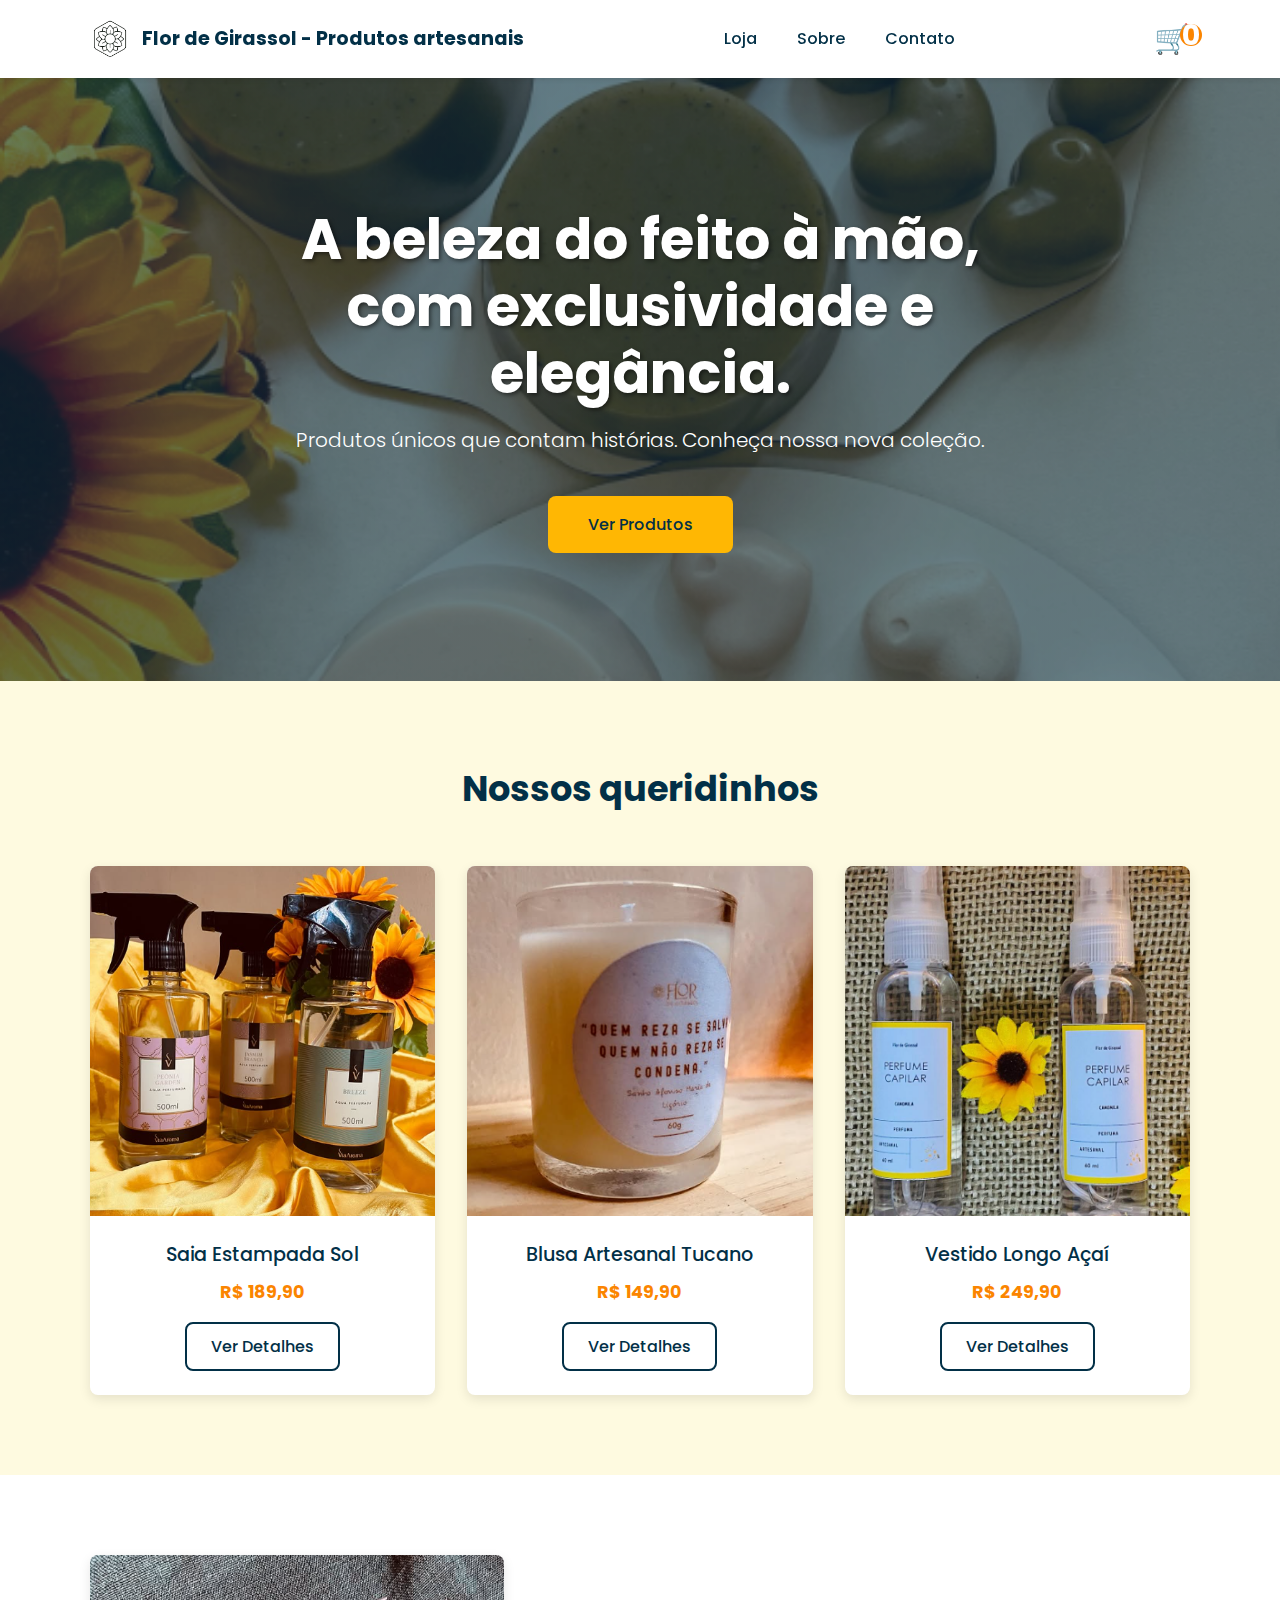
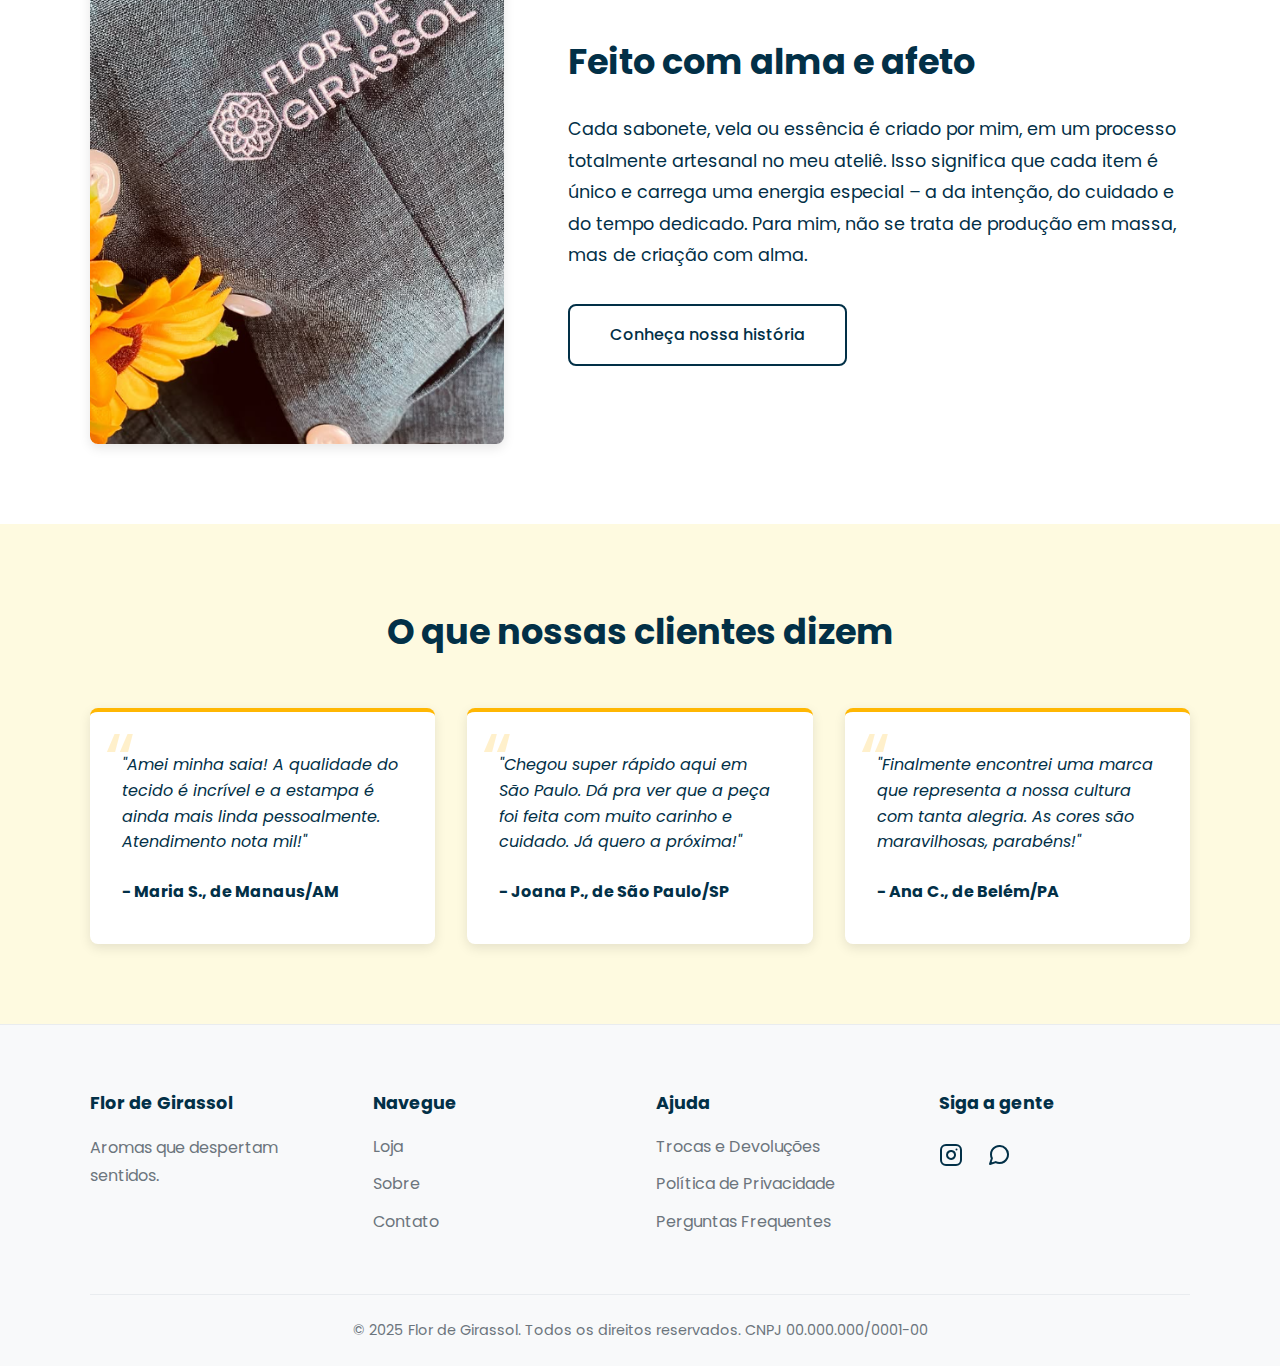
<file: index.html>
<!DOCTYPE html>
<html lang="pt-BR">
  <head>
    <meta charset="UTF-8" />
    <meta name="viewport" content="width=device-width, initial-scale=1.0" />
    <title>Flor de Girassol</title>

    <link rel="stylesheet" href="src/assets/css/imports.css" />

    <link rel="icon" type="image/png" href="/favicon-96x96.png" sizes="96x96" />
    <link rel="icon" type="image/svg+xml" href="/favicon.svg" />
    <link rel="shortcut icon" href="/favicon.ico" />
    <link rel="apple-touch-icon" sizes="180x180" href="/apple-touch-icon.png" />
    <link rel="manifest" href="/site.webmanifest" />

    <link rel="preconnect" href="https://fonts.googleapis.com" />
    <link rel="preconnect" href="https://fonts.gstatic.com" crossorigin />
    <link
      href="https://fonts.googleapis.com/css2?family=Poppins:wght@300;400;500;700&display=swap"
      rel="stylesheet"
    />
  </head>
  <body>
    <header class="main-header">
      <div class="container">
        <div class="logo">
          <a href="../index.html" class="logo">
            <img
              src="../src/assets/images/logo-flor-de-girassol.jpg"
              alt="Logo da Flor de Girassol"
            />
            <span>Flor de Girassol - Produtos artesanais</span>
          </a>
        </div>
        <nav class="main-nav">
          <button class="menu-toggle" aria-label="Abrir menu">
            <span class="bar"></span>
            <span class="bar"></span>
            <span class="bar"></span>
          </button>
          <ul class="nav-links">
            <li><a href="pages/loja.html">Loja</a></li>
            <li><a href="pages/sobre.html">Sobre</a></li>
            <li><a href="pages/contato.html">Contato</a></li>
          </ul>
        </nav>
        <div class="header-icons">
          <a href="#" id="open-cart-btn" aria-label="Ver carrinho de compras">
            <span>🛒</span>
            <span class="cart-item-count" id="cart-item-count">0</span>
          </a>
        </div>
      </div>
    </header>

    <main>
      <section class="hero">
        <div class="hero-content">
          <h1 class="hero-title">
            A beleza do feito à mão, com exclusividade e elegância.
          </h1>
          <p class="hero-subtitle">
            Produtos únicos que contam histórias. Conheça nossa nova coleção.
          </p>
          <a href="pages/loja.html" class="btn btn-primary">Ver Produtos</a>
        </div>
      </section>

      <section class="featured-products">
        <div class="container">
          <h2 class="section-title">Nossos queridinhos</h2>
          <div class="products-grid">
            <div class="product-card">
              <img
                src="src/assets/images/produto-agua-perfumada.PNG"
                alt="Descrição da saia estampada"
              />
              <h3 class="product-name">Saia Estampada Sol</h3>
              <p class="product-price">R$ 189,90</p>
              <a href="pages/produto-detalhe.html" class="btn btn-secondary"
                >Ver Detalhes</a
              >
            </div>
            <div class="product-card">
              <img
                src="src/assets/images/produto-vela.PNG"
                alt="Descrição da blusa artesanal"
              />
              <h3 class="product-name">Blusa Artesanal Tucano</h3>
              <p class="product-price">R$ 149,90</p>
              <a href="pages/produto-detalhe.html" class="btn btn-secondary"
                >Ver Detalhes</a
              >
            </div>
            <div class="product-card">
              <img
                src="src/assets/images/produto-perfume-capilar.PNG"
                alt="Descrição do vestido longo"
              />
              <h3 class="product-name">Vestido Longo Açaí</h3>
              <p class="product-price">R$ 249,90</p>
              <a href="pages/produto-detalhe.html" class="btn btn-secondary"
                >Ver Detalhes</a
              >
            </div>
          </div>
        </div>
      </section>

      <section class="about-brand">
        <div class="container">
          <div class="about-content">
            <img
              src="src/assets/images/empresa.PNG"
              alt="Uniforme com a logo da empresa Flor de Girassol"
            />
            <div class="about-text">
              <h2 class="section-title">Feito com alma e afeto</h2>
              <p>
                Cada sabonete, vela ou essência é criado por mim, em um processo
                totalmente artesanal no meu ateliê. Isso significa que cada item
                é único e carrega uma energia especial – a da intenção, do
                cuidado e do tempo dedicado. Para mim, não se trata de produção
                em massa, mas de criação com alma.
              </p>
              <a href="pages/sobre.html" class="btn btn-outline"
                >Conheça nossa história</a
              >
            </div>
          </div>
        </div>
      </section>

      <section class="testimonials">
        <div class="container">
          <h2 class="section-title">O que nossas clientes dizem</h2>
          <div class="testimonials-grid">
            <div class="testimonial-card">
              <p class="testimonial-text">
                "Amei minha saia! A qualidade do tecido é incrível e a estampa é
                ainda mais linda pessoalmente. Atendimento nota mil!"
              </p>
              <span class="testimonial-author">- Maria S., de Manaus/AM</span>
            </div>
            <div class="testimonial-card">
              <p class="testimonial-text">
                "Chegou super rápido aqui em São Paulo. Dá pra ver que a peça
                foi feita com muito carinho e cuidado. Já quero a próxima!"
              </p>
              <span class="testimonial-author"
                >- Joana P., de São Paulo/SP</span
              >
            </div>
            <div class="testimonial-card">
              <p class="testimonial-text">
                "Finalmente encontrei uma marca que representa a nossa cultura
                com tanta alegria. As cores são maravilhosas, parabéns!"
              </p>
              <span class="testimonial-author">- Ana C., de Belém/PA</span>
            </div>
          </div>
        </div>
      </section>
    </main>

    <footer class="main-footer">
      <div class="container">
        <div class="footer-grid">
          <div class="footer-column">
            <h4 class="footer-heading">Flor de Girassol</h4>
            <p>Aromas que despertam sentidos.</p>
          </div>
          <div class="footer-column">
            <h4 class="footer-heading">Navegue</h4>
            <ul class="footer-links">
              <li><a href="pages/loja.html">Loja</a></li>
              <li><a href="pages/sobre.html">Sobre</a></li>
              <li><a href="pages/contato.html">Contato</a></li>
            </ul>
          </div>
          <div class="footer-column">
            <h4 class="footer-heading">Ajuda</h4>
            <ul class="footer-links">
              <li>
                <a href="pages/trocas-e-devolucoes.html">Trocas e Devoluções</a>
              </li>
              <li>
                <a href="pages/politica-de-privacidade.html"
                  >Política de Privacidade</a
                >
              </li>
              <li><a href="/pages/faq.html">Perguntas Frequentes</a></li>
            </ul>
          </div>
          <div class="footer-column">
            <h4 class="footer-heading">Siga a gente</h4>
            <div class="social-icons">
              <a
                href="https://www.instagram.com/flordegirassol.am/"
                target="_blank"
                rel="noopener noreferrer"
                aria-label="Instagram"
              >
                <svg
                  xmlns="http://www.w3.org/2000/svg"
                  width="24"
                  height="24"
                  viewBox="0 0 24 24"
                  fill="none"
                  stroke="currentColor"
                  stroke-width="2"
                  stroke-linecap="round"
                  stroke-linejoin="round"
                >
                  <rect x="2" y="2" width="20" height="20" rx="5" ry="5"></rect>
                  <path
                    d="M16 11.37A4 4 0 1 1 12.63 8 4 4 0 0 1 16 11.37z"
                  ></path>
                  <line x1="17.5" y1="6.5" x2="17.51" y2="6.5"></line>
                </svg>
              </a>
              <a
                href="https://api.whatsapp.com/send/?phone=5592982529894"
                target="_blank"
                rel="noopener noreferrer"
                aria-label="WhatsApp"
              >
                <svg
                  xmlns="http://www.w3.org/2000/svg"
                  width="24"
                  height="24"
                  viewBox="0 0 24 24"
                  fill="none"
                  stroke="currentColor"
                  stroke-width="2"
                  stroke-linecap="round"
                  stroke-linejoin="round"
                >
                  <path
                    d="M21 11.5a8.38 8.38 0 0 1-.9 3.8 8.5 8.5 0 0 1-7.6 4.7 8.38 8.38 0 0 1-3.8-.9L3 21l1.9-5.7a8.38 8.38 0 0 1-.9-3.8 8.5 8.5 0 0 1 4.7-7.6 8.38 8.38 0 0 1 3.8-.9h.5a8.48 8.48 0 0 1 8 8v.5z"
                  ></path>
                </svg>
              </a>
            </div>
          </div>
        </div>
        <div class="footer-bottom">
          <p>
            &copy; 2025 Flor de Girassol. Todos os direitos reservados. CNPJ
            00.000.000/0001-00
          </p>
        </div>
      </div>
    </footer>

    <div class="cart-drawer" id="cart-drawer">
      <div class="cart-drawer-header">
        <h3>Meu Carrinho</h3>
        <button class="close-cart-btn" id="close-cart-btn">&times;</button>
      </div>
      <div class="cart-drawer-body" id="cart-drawer-body">
        <p class="cart-empty-message">Seu carrinho está vazio.</p>
      </div>
      <div class="cart-drawer-footer">
        <div class="cart-subtotal">
          <p>Subtotal:</p>
          <p id="cart-subtotal">R$ 0,00</p>
        </div>
        <a
          href="https://api.whatsapp.com/send/?phone=5592982529894"
          class="btn btn-primary btn-checkout"
          id="whatsapp-checkout-btn"
          >Finalizar Pedido via WhatsApp</a
        >
      </div>
    </div>
    <div class="cart-overlay" id="cart-overlay"></div>

    <script src="src/assets/js/main.js"></script>
  </body>
</html>
</file>
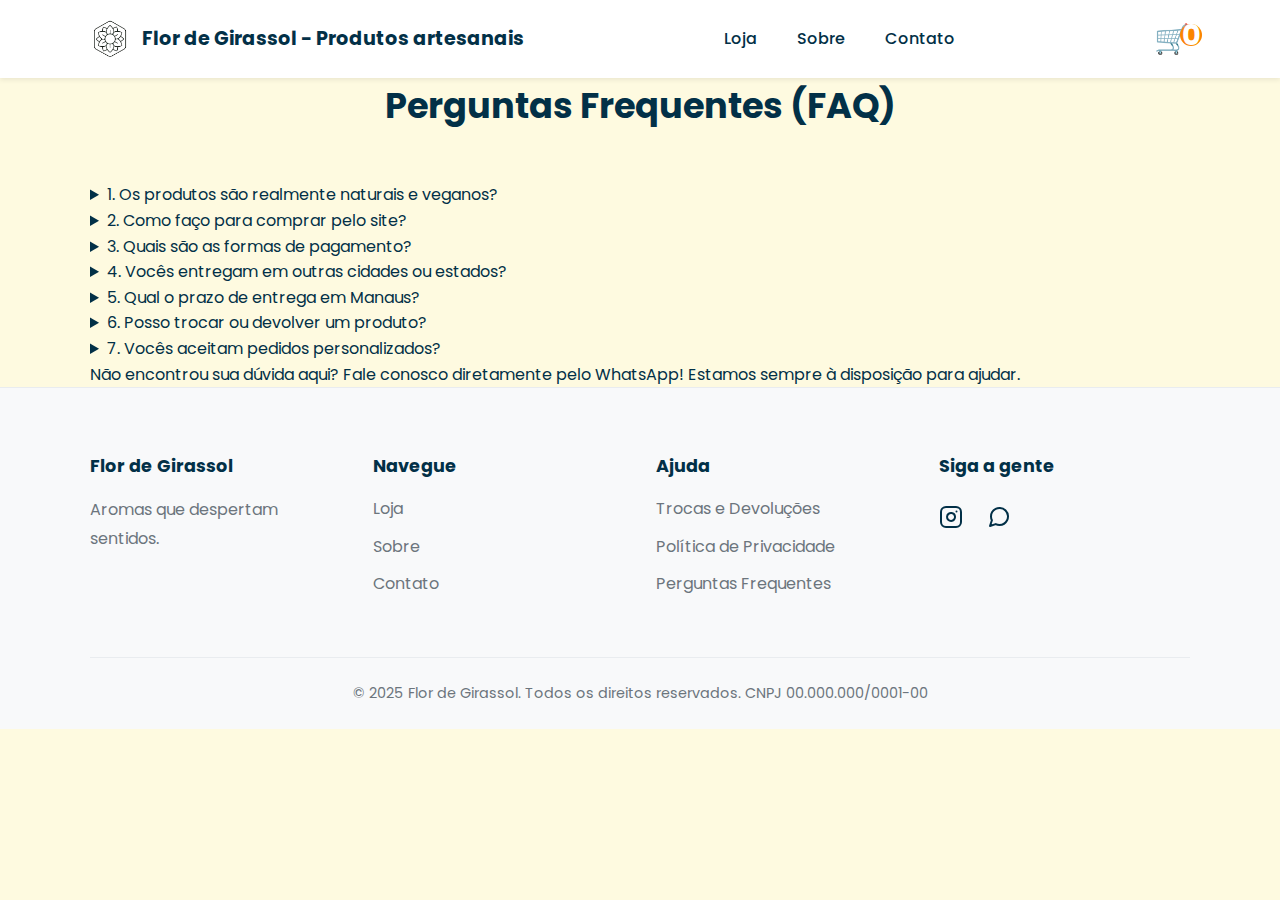
<file: pages/faq.html>
<!DOCTYPE html>
<html lang="pt-BR">
  <head>
    <meta charset="UTF-8" />
    <meta name="viewport" content="width=device-width, initial-scale=1.0" />
    <title>Flor de Girassol</title>

    <link rel="stylesheet" href="../src/assets/css/imports.css" />

    <link rel="icon" type="image/png" href="/favicon-96x96.png" sizes="96x96" />
    <link rel="icon" type="image/svg+xml" href="/favicon.svg" />
    <link rel="shortcut icon" href="/favicon.ico" />
    <link rel="apple-touch-icon" sizes="180x180" href="/apple-touch-icon.png" />
    <link rel="manifest" href="/site.webmanifest" />

    <link rel="preconnect" href="https://fonts.googleapis.com" />
    <link rel="preconnect" href="https://fonts.gstatic.com" crossorigin />
    <link
      href="https://fonts.googleapis.com/css2?family=Poppins:wght@300;400;500;700&display=swap"
      rel="stylesheet"
    />
  </head>
  <body>
    <header class="main-header">
      <div class="container">
        <div class="logo">
          <a href="../index.html" class="logo">
            <img
              src="../src/assets/images/logo-flor-de-girassol.jpg"
              alt="Logo da Flor de Girassol"
            />
            <span>Flor de Girassol - Produtos artesanais</span>
          </a>
        </div>
        <nav class="main-nav">
          <button class="menu-toggle" aria-label="Abrir menu">
            <span class="bar"></span>
            <span class="bar"></span>
            <span class="bar"></span>
          </button>
          <ul class="nav-links">
            <li><a href="../pages/loja.html">Loja</a></li>
            <li><a href="../pages/sobre.html">Sobre</a></li>
            <li><a href="../pages/contato.html">Contato</a></li>
          </ul>
        </nav>
        <div class="header-icons">
          <a href="#" id="open-cart-btn" aria-label="Ver carrinho de compras">
            <span>🛒</span>
            <span class="cart-item-count" id="cart-item-count">0</span>
          </a>
        </div>
      </div>
    </header>

    <main>
      <section class="faq-section">
        <div class="container">
          <h2 class="section-title">Perguntas Frequentes (FAQ)</h2>
          <div class="faq-container">
            <details class="faq-item">
              <summary class="faq-question">
                1. Os produtos são realmente naturais e veganos?
              </summary>
              <div class="faq-answer">
                <p>
                  Sim! Nosso maior orgulho é o compromisso com a natureza. Todos
                  os nossos produtos são feitos artesanalmente, com ingredientes
                  100% vegetais e livres de componentes de origem animal. Não
                  utilizamos parabenos, sulfatos ou corantes artificiais,
                  garantindo um cuidado puro e gentil para você e para o
                  planeta.
                </p>
              </div>
            </details>

            <details class="faq-item">
              <summary class="faq-question">
                2. Como faço para comprar pelo site?
              </summary>
              <div class="faq-answer">
                <p>
                  Nosso processo de compra é pensado para ser pessoal e direto.
                  Funciona assim:
                </p>
                <ol>
                  <li>
                    <strong>Escolha:</strong> Navegue pelos produtos e adicione
                    os itens desejados ao seu carrinho.
                  </li>
                  <li>
                    <strong>Finalize:</strong> Quando terminar, abra o carrinho
                    e clique no botão "Finalizar Pedido via WhatsApp".
                  </li>
                  <li>
                    <strong>Converse:</strong> Nós receberemos sua lista de
                    produtos e finalizaremos o pedido com você, confirmando os
                    detalhes, calculando a taxa de entrega e combinando o
                    pagamento.
                  </li>
                </ol>
              </div>
            </details>

            <details class="faq-item">
              <summary class="faq-question">
                3. Quais são as formas de pagamento?
              </summary>
              <div class="faq-answer">
                <p>
                  O pagamento é combinado diretamente pelo WhatsApp. Aceitamos
                  <strong>Pix</strong> e também podemos gerar um
                  <strong>link de pagamento seguro</strong> para transações com
                  <strong>cartão de crédito</strong>.
                </p>
              </div>
            </details>

            <details class="faq-item">
              <summary class="faq-question">
                4. Vocês entregam em outras cidades ou estados?
              </summary>
              <div class="faq-answer">
                <p>
                  No momento, para garantir a qualidade e o frescor dos nossos
                  produtos artesanais, nossas entregas são realizadas
                  <strong>apenas em Manaus/AM</strong>. A taxa de entrega é
                  calculada com base no seu bairro ou CEP e será informada
                  durante a finalização do pedido via WhatsApp.
                </p>
              </div>
            </details>

            <details class="faq-item">
              <summary class="faq-question">
                5. Qual o prazo de entrega em Manaus?
              </summary>
              <div class="faq-answer">
                <p>
                  Após a confirmação do pagamento, seu pedido é preparado com
                  todo o carinho e geralmente entregue em um prazo de
                  <strong>1 a 3 dias úteis</strong>. O dia e período da entrega
                  serão combinados diretamente com você pelo WhatsApp para sua
                  maior comodidade.
                </p>
              </div>
            </details>

            <details class="faq-item">
              <summary class="faq-question">
                6. Posso trocar ou devolver um produto?
              </summary>
              <div class="faq-answer">
                <p>
                  Com certeza! Sua satisfação é nossa prioridade. Temos uma
                  política clara de trocas e devoluções baseada no Código de
                  Defesa do Consumidor. Para saber todos os detalhes sobre
                  prazos e condições, por favor, consulte nossa
                  <a href="trocas-e-devolucoes.html"
                    >Política de Trocas e Devoluções</a
                  >.
                </p>
              </div>
            </details>

            <details class="faq-item">
              <summary class="faq-question">
                7. Vocês aceitam pedidos personalizados?
              </summary>
              <div class="faq-answer">
                <p>
                  Adoramos criar algo especial! Se você tem uma ideia para uma
                  vela personalizada, lembrancinhas de eventos ou um kit de
                  presentes, entre em contato conosco pelo WhatsApp. Será um
                  prazer conversar sobre as possibilidades e criar algo único
                  para você.
                </p>
              </div>
            </details>
          </div>
          <p class="faq-footer-text">
            Não encontrou sua dúvida aqui? Fale conosco diretamente pelo
            WhatsApp! Estamos sempre à disposição para ajudar.
          </p>
        </div>
      </section>
    </main>

    <footer class="main-footer">
      <div class="container">
        <div class="footer-grid">
          <div class="footer-column">
            <h4 class="footer-heading">Flor de Girassol</h4>
            <p>Aromas que despertam sentidos.</p>
          </div>
          <div class="footer-column">
            <h4 class="footer-heading">Navegue</h4>
            <ul class="footer-links">
              <li><a href="/pages/loja.html">Loja</a></li>
              <li><a href="../pages/sobre.html">Sobre</a></li>
              <li><a href="../pages/contato.html">Contato</a></li>
            </ul>
          </div>
          <div class="footer-column">
            <h4 class="footer-heading">Ajuda</h4>
            <ul class="footer-links">
              <li>
                <a href="../pages/trocas-e-devolucoes.html"
                  >Trocas e Devoluções</a
                >
              </li>
              <li>
                <a href="../pages/politica-de-privacidade.html"
                  >Política de Privacidade</a
                >
              </li>
              <li><a href="#">Perguntas Frequentes</a></li>
            </ul>
          </div>
          <div class="footer-column">
            <h4 class="footer-heading">Siga a gente</h4>
            <div class="social-icons">
              <a
                href="https://www.instagram.com/flordegirassol.am/"
                target="_blank"
                rel="noopener noreferrer"
                aria-label="Instagram"
              >
                <svg
                  xmlns="http://www.w3.org/2000/svg"
                  width="24"
                  height="24"
                  viewBox="0 0 24 24"
                  fill="none"
                  stroke="currentColor"
                  stroke-width="2"
                  stroke-linecap="round"
                  stroke-linejoin="round"
                >
                  <rect x="2" y="2" width="20" height="20" rx="5" ry="5"></rect>
                  <path
                    d="M16 11.37A4 4 0 1 1 12.63 8 4 4 0 0 1 16 11.37z"
                  ></path>
                  <line x1="17.5" y1="6.5" x2="17.51" y2="6.5"></line>
                </svg>
              </a>
              <a
                href="https://api.whatsapp.com/send/?phone=5592982529894"
                target="_blank"
                rel="noopener noreferrer"
                aria-label="WhatsApp"
              >
                <svg
                  xmlns="http://www.w3.org/2000/svg"
                  width="24"
                  height="24"
                  viewBox="0 0 24 24"
                  fill="none"
                  stroke="currentColor"
                  stroke-width="2"
                  stroke-linecap="round"
                  stroke-linejoin="round"
                >
                  <path
                    d="M21 11.5a8.38 8.38 0 0 1-.9 3.8 8.5 8.5 0 0 1-7.6 4.7 8.38 8.38 0 0 1-3.8-.9L3 21l1.9-5.7a8.38 8.38 0 0 1-.9-3.8 8.5 8.5 0 0 1 4.7-7.6 8.38 8.38 0 0 1 3.8-.9h.5a8.48 8.48 0 0 1 8 8v.5z"
                  ></path>
                </svg>
              </a>
            </div>
          </div>
        </div>
        <div class="footer-bottom">
          <p>
            &copy; 2025 Flor de Girassol. Todos os direitos reservados. CNPJ
            00.000.000/0001-00
          </p>
        </div>
      </div>
    </footer>

    <div class="cart-drawer" id="cart-drawer">
      <div class="cart-drawer-header">
        <h3>Meu Carrinho</h3>
        <button class="close-cart-btn" id="close-cart-btn">&times;</button>
      </div>
      <div class="cart-drawer-body" id="cart-drawer-body">
        <p class="cart-empty-message">Seu carrinho está vazio.</p>
      </div>
      <div class="cart-drawer-footer">
        <div class="cart-subtotal">
          <p>Subtotal:</p>
          <p id="cart-subtotal">R$ 0,00</p>
        </div>
        <a
          href="https://api.whatsapp.com/send/?phone=5592994626259"
          class="btn btn-primary btn-checkout"
          id="whatsapp-checkout-btn"
          >Finalizar Pedido via WhatsApp</a
        >
      </div>
    </div>
    <div class="cart-overlay" id="cart-overlay"></div>

    <script src="../src/assets/js/main.js"></script>
  </body>
</html>
</file>
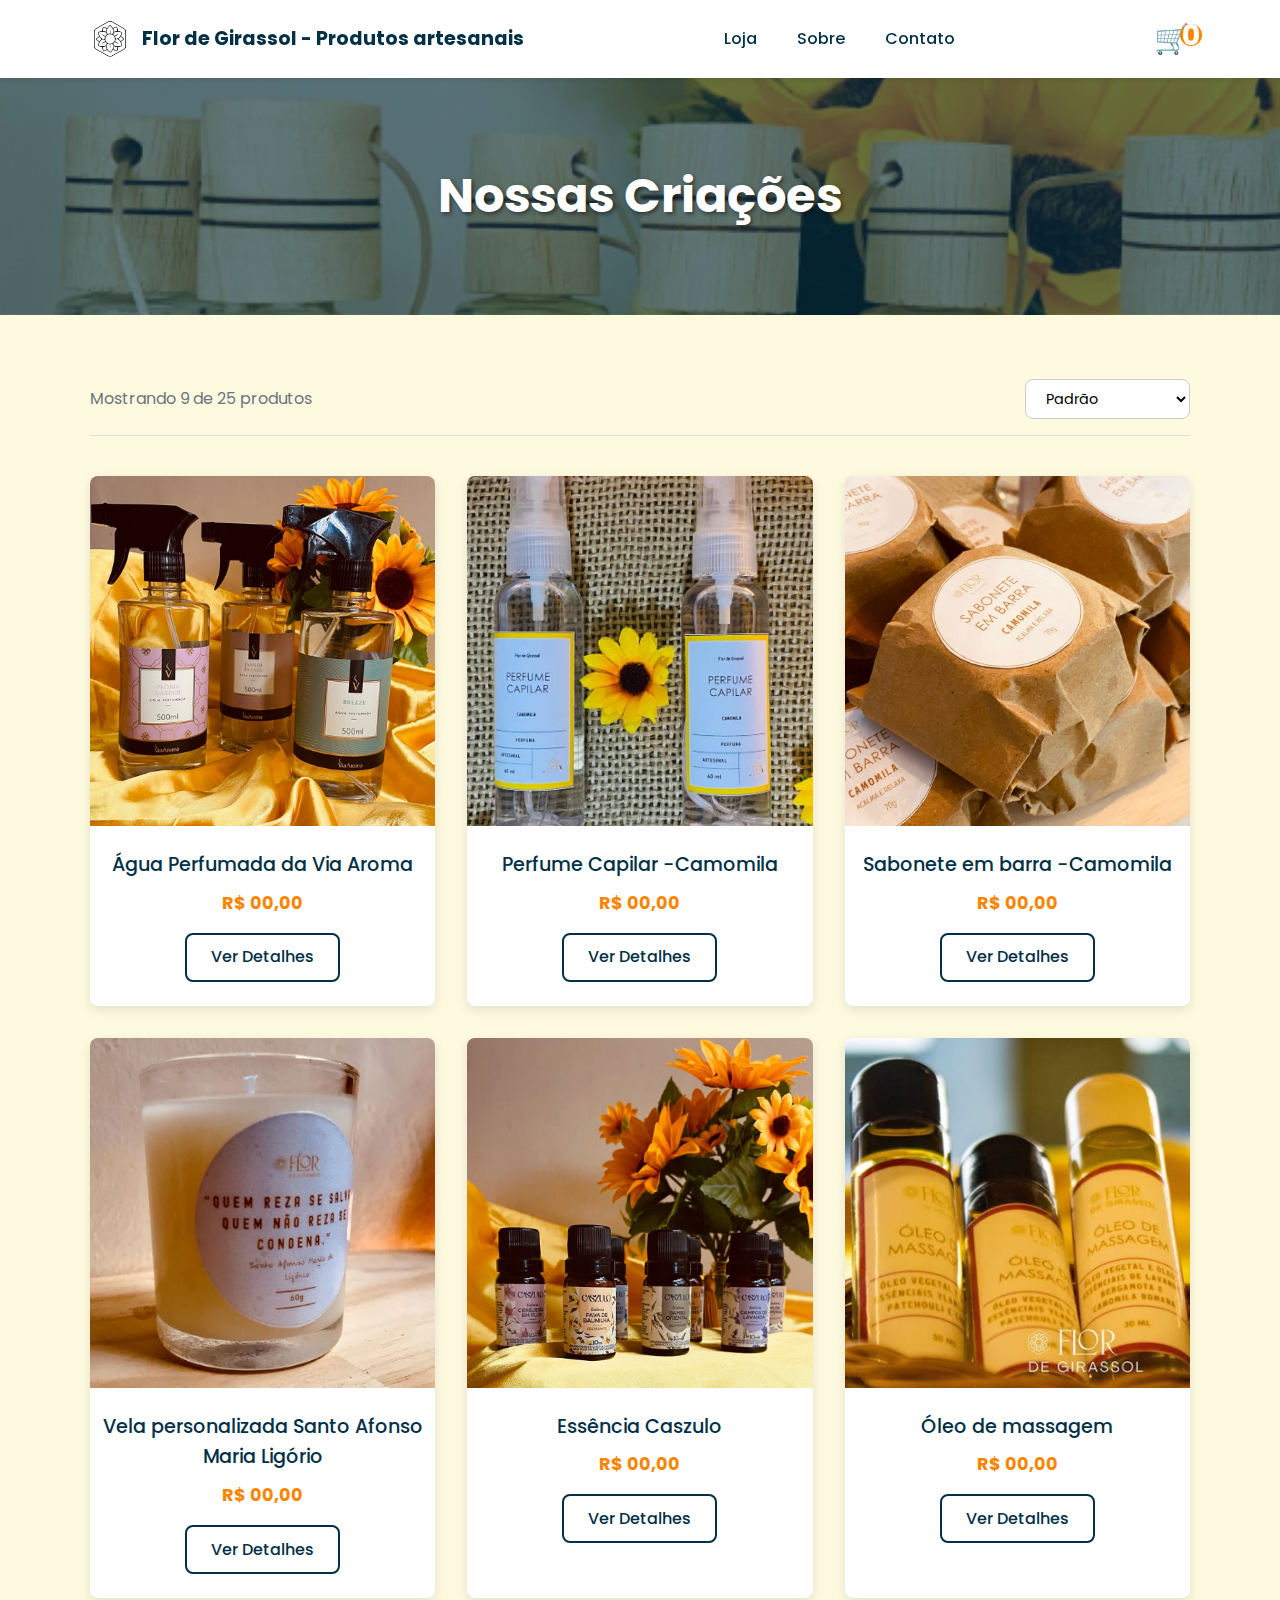
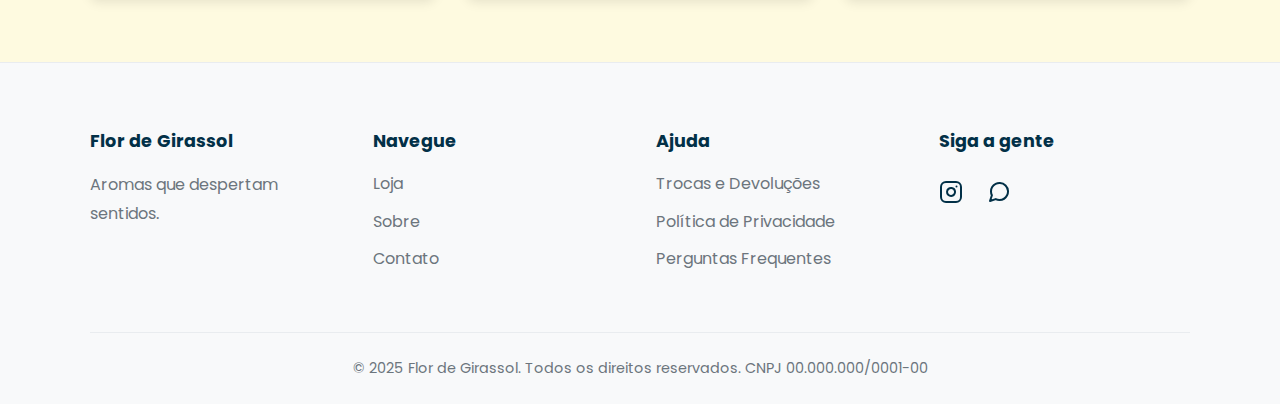
<file: pages/loja.html>
<!DOCTYPE html>
<html lang="pt-BR">
  <head>
    <meta charset="UTF-8" />
    <meta name="viewport" content="width=device-width, initial-scale=1.0" />
    <title>Flor de Girassol</title>

    <link rel="stylesheet" href="../src/assets/css/imports.css" />

    <link rel="icon" type="image/png" href="/favicon-96x96.png" sizes="96x96" />
    <link rel="icon" type="image/svg+xml" href="/favicon.svg" />
    <link rel="shortcut icon" href="/favicon.ico" />
    <link rel="apple-touch-icon" sizes="180x180" href="/apple-touch-icon.png" />
    <link rel="manifest" href="/site.webmanifest" />

    <link rel="preconnect" href="https://fonts.googleapis.com" />
    <link rel="preconnect" href="https://fonts.gstatic.com" crossorigin />
    <link
      href="https://fonts.googleapis.com/css2?family=Poppins:wght@300;400;500;700&display=swap"
      rel="stylesheet"
    />
  </head>
  <body>
    <header class="main-header">
      <div class="container">
        <div class="logo">
          <a href="../index.html" class="logo">
            <img
              src="../src/assets/images/logo-flor-de-girassol.jpg"
              alt="Logo da Flor de Girassol"
            />
            <span>Flor de Girassol - Produtos artesanais</span>
          </a>
        </div>
        <nav class="main-nav">
          <button class="menu-toggle" aria-label="Abrir menu">
            <span class="bar"></span>
            <span class="bar"></span>
            <span class="bar"></span>
          </button>
          <ul class="nav-links">
            <li><a href="../pages/loja.html">Loja</a></li>
            <li><a href="../pages/sobre.html">Sobre</a></li>
            <li><a href="../pages/contato.html">Contato</a></li>
          </ul>
        </nav>
        <div class="header-icons">
          <a href="#" id="open-cart-btn" aria-label="Ver carrinho de compras">
            <span>🛒</span>
            <span class="cart-item-count" id="cart-item-count">0</span>
          </a>
        </div>
      </div>
    </header>

    <main>
      <section
        class="page-title-banner"
        style="
          background-image: linear-gradient(
              rgba(2, 48, 71, 0.6),
              rgba(2, 48, 71, 0.6)
            ),
            url('../src/assets/images/aromatizador-de-carro.PNG');
        "
      >
        <div class="container">
          <h1>Nossas Criações</h1>
        </div>
      </section>

      <section class="store-main">
        <div class="container">
          <div class="store-filters">
            <p class="product-count">Mostrando 9 de 25 produtos</p>
            <select name="orderby" class="orderby">
              <option value="menu_order" selected="selected">Padrão</option>
              <option value="popularity">Mais populares</option>
              <option value="date">Lançamentos</option>
              <option value="price">Menor preço</option>
              <option value="price-desc">Maior preço</option>
            </select>
          </div>

          <div class="products-grid store-grid">
            <div class="product-card">
              <img
                src="../src/assets/images/produto-agua-perfumada.PNG"
                alt="Descrição da saia estampada"
              />
              <h3 class="product-name">Água Perfumada da Via Aroma</h3>
              <p class="product-price">R$ 00,00</p>
              <a
                href="/pages/produto-detalhe-agua-perfumada-via-aroma.html"
                class="btn btn-secondary"
                >Ver Detalhes</a
              >
            </div>
            <div class="product-card">
              <img
                src="../src/assets/images/produto-perfume-capilar.PNG"
                alt="Descrição da blusa artesanal"
              />
              <h3 class="product-name">Perfume Capilar -Camomila</h3>
              <p class="product-price">R$ 00,00</p>
              <a
                href="/pages/produto-detalhe-perfume-capilar.html"
                class="btn btn-secondary"
                >Ver Detalhes</a
              >
            </div>
            <div class="product-card">
              <img
                src="../src/assets/images/sabonete-em-barra1-grande.png"
                alt="Descrição do vestido longo"
              />
              <h3 class="product-name">Sabonete em barra -Camomila</h3>
              <p class="product-price">R$ 00,00</p>
              <a
                href="/pages/produto-detalhe-sabonente-em-barra.html"
                class="btn btn-secondary"
                >Ver Detalhes</a
              >
            </div>
            <div class="product-card">
              <img
                src="../src/assets/images/produto-vela.PNG"
                alt="Descrição do produto 4"
              />
              <h3 class="product-name">
                Vela personalizada Santo Afonso Maria Ligório
              </h3>
              <p class="product-price">R$ 00,00</p>
              <a
                href="/pages/produto-detalhe-vela-santo-afonso.html"
                class="btn btn-secondary"
                >Ver Detalhes</a
              >
            </div>
            <div class="product-card">
              <img
                src="../src/assets/images/essencia-caszulo.PNG"
                alt="Descrição do produto 5"
              />
              <h3 class="product-name">Essência Caszulo</h3>
              <p class="product-price">R$ 00,00</p>
              <a
                href="/pages/produto-detalhe-essencia-caszulo.html"
                class="btn btn-secondary"
                >Ver Detalhes</a
              >
            </div>
            <div class="product-card">
              <img
                src="../src/assets/images/oleo-de-massagem.PNG"
                alt="Descrição do produto 6"
              />
              <h3 class="product-name">Óleo de massagem</h3>
              <p class="product-price">R$ 00,00</p>
              <a
                href="/pages/produto-detalhe-oleo-de-massagem.html"
                class="btn btn-secondary"
                >Ver Detalhes</a
              >
            </div>
          </div>
        </div>
      </section>
    </main>

    <footer class="main-footer">
      <div class="container">
        <div class="footer-grid">
          <div class="footer-column">
            <h4 class="footer-heading">Flor de Girassol</h4>
            <p>Aromas que despertam sentidos.</p>
          </div>
          <div class="footer-column">
            <h4 class="footer-heading">Navegue</h4>
            <ul class="footer-links">
              <li><a href="#">Loja</a></li>
              <li><a href="../pages/sobre.html">Sobre</a></li>
              <li><a href="../pages/contato.html">Contato</a></li>
            </ul>
          </div>
          <div class="footer-column">
            <h4 class="footer-heading">Ajuda</h4>
            <ul class="footer-links">
              <li>
                <a href="../pages/trocas-e-devolucoes.html"
                  >Trocas e Devoluções</a
                >
              </li>
              <li>
                <a href="../pages/politica-de-privacidade.html"
                  >Política de Privacidade</a
                >
              </li>
              <li><a href="/pages/faq.html">Perguntas Frequentes</a></li>
            </ul>
          </div>
          <div class="footer-column">
            <h4 class="footer-heading">Siga a gente</h4>
            <div class="social-icons">
              <a
                href="https://www.instagram.com/flordegirassol.am/"
                target="_blank"
                rel="noopener noreferrer"
                aria-label="Instagram"
              >
                <svg
                  xmlns="http://www.w3.org/2000/svg"
                  width="24"
                  height="24"
                  viewBox="0 0 24 24"
                  fill="none"
                  stroke="currentColor"
                  stroke-width="2"
                  stroke-linecap="round"
                  stroke-linejoin="round"
                >
                  <rect x="2" y="2" width="20" height="20" rx="5" ry="5"></rect>
                  <path
                    d="M16 11.37A4 4 0 1 1 12.63 8 4 4 0 0 1 16 11.37z"
                  ></path>
                  <line x1="17.5" y1="6.5" x2="17.51" y2="6.5"></line>
                </svg>
              </a>
              <a
                href="https://api.whatsapp.com/send/?phone=5592982529894"
                target="_blank"
                rel="noopener noreferrer"
                aria-label="WhatsApp"
              >
                <svg
                  xmlns="http://www.w3.org/2000/svg"
                  width="24"
                  height="24"
                  viewBox="0 0 24 24"
                  fill="none"
                  stroke="currentColor"
                  stroke-width="2"
                  stroke-linecap="round"
                  stroke-linejoin="round"
                >
                  <path
                    d="M21 11.5a8.38 8.38 0 0 1-.9 3.8 8.5 8.5 0 0 1-7.6 4.7 8.38 8.38 0 0 1-3.8-.9L3 21l1.9-5.7a8.38 8.38 0 0 1-.9-3.8 8.5 8.5 0 0 1 4.7-7.6 8.38 8.38 0 0 1 3.8-.9h.5a8.48 8.48 0 0 1 8 8v.5z"
                  ></path>
                </svg>
              </a>
            </div>
          </div>
        </div>
        <div class="footer-bottom">
          <p>
            &copy; 2025 Flor de Girassol. Todos os direitos reservados. CNPJ
            00.000.000/0001-00
          </p>
        </div>
      </div>
    </footer>

    <div class="cart-drawer" id="cart-drawer">
      <div class="cart-drawer-header">
        <h3>Meu Carrinho</h3>
        <button class="close-cart-btn" id="close-cart-btn">&times;</button>
      </div>
      <div class="cart-drawer-body" id="cart-drawer-body">
        <p class="cart-empty-message">Seu carrinho está vazio.</p>
      </div>
      <div class="cart-drawer-footer">
        <div class="cart-subtotal">
          <p>Subtotal:</p>
          <p id="cart-subtotal">R$ 0,00</p>
        </div>
        <a
          href="https://api.whatsapp.com/send/?phone=5592994626259"
          class="btn btn-primary btn-checkout"
          id="whatsapp-checkout-btn"
          >Finalizar Pedido via WhatsApp</a
        >
      </div>
    </div>
    <div class="cart-overlay" id="cart-overlay"></div>

    <script src="../src/assets/js/main.js"></script>
  </body>
</html>
</file>
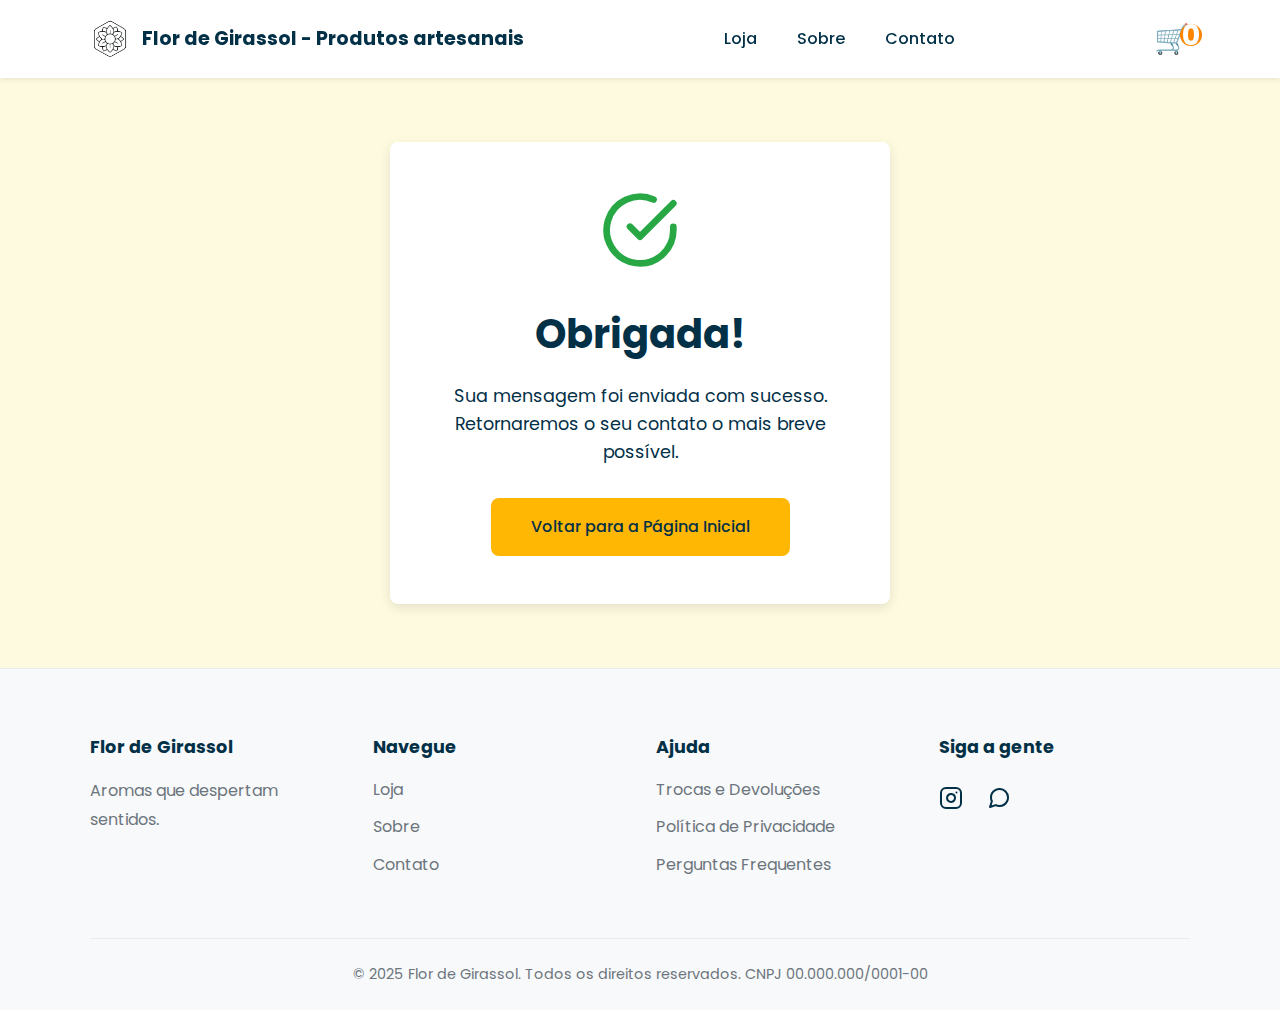
<file: pages/obrigado.html>
<!DOCTYPE html>
<html lang="pt-BR">
  <head>
    <meta charset="UTF-8" />
    <meta name="viewport" content="width=device-width, initial-scale=1.0" />
    <title>Flor de Girassol</title>

    <link rel="stylesheet" href="../src/assets/css/imports.css" />

    <link rel="icon" type="image/png" href="/favicon-96x96.png" sizes="96x96" />
    <link rel="icon" type="image/svg+xml" href="/favicon.svg" />
    <link rel="shortcut icon" href="/favicon.ico" />
    <link rel="apple-touch-icon" sizes="180x180" href="/apple-touch-icon.png" />
    <link rel="manifest" href="/site.webmanifest" />

    <link rel="preconnect" href="https://fonts.googleapis.com" />
    <link rel="preconnect" href="https://fonts.gstatic.com" crossorigin />
    <link
      href="https://fonts.googleapis.com/css2?family=Poppins:wght@300;400;500;700&display=swap"
      rel="stylesheet"
    />
  </head>
  <body>
    <header class="main-header">
      <div class="container">
        <div class="logo">
          <a href="../index.html" class="logo">
            <img
              src="../src/assets/images/logo-flor-de-girassol.jpg"
              alt="Logo da Flor de Girassol"
            />
            <span>Flor de Girassol - Produtos artesanais</span>
          </a>
        </div>
        <nav class="main-nav">
          <button class="menu-toggle" aria-label="Abrir menu">
            <span class="bar"></span>
            <span class="bar"></span>
            <span class="bar"></span>
          </button>
          <ul class="nav-links">
            <li><a href="../pages/loja.html">Loja</a></li>
            <li><a href="../pages/sobre.html">Sobre</a></li>
            <li><a href="../pages/contato.html">Contato</a></li>
          </ul>
        </nav>
        <div class="header-icons">
          <a href="#" id="open-cart-btn" aria-label="Ver carrinho de compras">
            <span>🛒</span>
            <span class="cart-item-count" id="cart-item-count">0</span>
          </a>
        </div>
      </div>
    </header>

    <main class="thank-you-main">
      <div class="thank-you-content">
        <svg
          xmlns="http://www.w3.org/2000/svg"
          width="80"
          height="80"
          viewBox="0 0 24 24"
          fill="none"
          stroke="currentColor"
          stroke-width="2"
          stroke-linecap="round"
          stroke-linejoin="round"
          class="thank-you-icon"
        >
          <path d="M22 11.08V12a10 10 0 1 1-5.93-9.14"></path>
          <polyline points="22 4 12 14.01 9 11.01"></polyline>
        </svg>

        <h1>Obrigada!</h1>
        <p>
          Sua mensagem foi enviada com sucesso. Retornaremos o seu contato o
          mais breve possível.
        </p>
        <a href="../index.html" class="btn btn-primary"
          >Voltar para a Página Inicial</a
        >
      </div>
    </main>

    <footer class="main-footer">
      <div class="container">
        <div class="footer-grid">
          <div class="footer-column">
            <h4 class="footer-heading">Flor de Girassol</h4>
            <p>Aromas que despertam sentidos.</p>
          </div>
          <div class="footer-column">
            <h4 class="footer-heading">Navegue</h4>
            <ul class="footer-links">
              <li><a href="#">Loja</a></li>
              <li><a href="../pages/sobre.html">Sobre</a></li>
              <li><a href="../pages/contato.html">Contato</a></li>
            </ul>
          </div>
          <div class="footer-column">
            <h4 class="footer-heading">Ajuda</h4>
            <ul class="footer-links">
              <li>
                <a href="../pages/trocas-e-devolucoes.html"
                  >Trocas e Devoluções</a
                >
              </li>
              <li>
                <a href="../pages/politica-de-privacidade.html"
                  >Política de Privacidade</a
                >
              </li>
              <li><a href="/pages/faq.html">Perguntas Frequentes</a></li>
            </ul>
          </div>
          <div class="footer-column">
            <h4 class="footer-heading">Siga a gente</h4>
            <div class="social-icons">
              <a
                href="https://www.instagram.com/flordegirassol.am/"
                target="_blank"
                rel="noopener noreferrer"
                aria-label="Instagram"
              >
                <svg
                  xmlns="http://www.w3.org/2000/svg"
                  width="24"
                  height="24"
                  viewBox="0 0 24 24"
                  fill="none"
                  stroke="currentColor"
                  stroke-width="2"
                  stroke-linecap="round"
                  stroke-linejoin="round"
                >
                  <rect x="2" y="2" width="20" height="20" rx="5" ry="5"></rect>
                  <path
                    d="M16 11.37A4 4 0 1 1 12.63 8 4 4 0 0 1 16 11.37z"
                  ></path>
                  <line x1="17.5" y1="6.5" x2="17.51" y2="6.5"></line>
                </svg>
              </a>
              <a
                href="https://api.whatsapp.com/send/?phone=5592982529894"
                target="_blank"
                rel="noopener noreferrer"
                aria-label="WhatsApp"
              >
                <svg
                  xmlns="http://www.w3.org/2000/svg"
                  width="24"
                  height="24"
                  viewBox="0 0 24 24"
                  fill="none"
                  stroke="currentColor"
                  stroke-width="2"
                  stroke-linecap="round"
                  stroke-linejoin="round"
                >
                  <path
                    d="M21 11.5a8.38 8.38 0 0 1-.9 3.8 8.5 8.5 0 0 1-7.6 4.7 8.38 8.38 0 0 1-3.8-.9L3 21l1.9-5.7a8.38 8.38 0 0 1-.9-3.8 8.5 8.5 0 0 1 4.7-7.6 8.38 8.38 0 0 1 3.8-.9h.5a8.48 8.48 0 0 1 8 8v.5z"
                  ></path>
                </svg>
              </a>
            </div>
          </div>
        </div>
        <div class="footer-bottom">
          <p>
            &copy; 2025 Flor de Girassol. Todos os direitos reservados. CNPJ
            00.000.000/0001-00
          </p>
        </div>
      </div>
    </footer>

    <div class="cart-drawer" id="cart-drawer">
      <div class="cart-drawer-header">
        <h3>Meu Carrinho</h3>
        <button class="close-cart-btn" id="close-cart-btn">&times;</button>
      </div>
      <div class="cart-drawer-body" id="cart-drawer-body">
        <p class="cart-empty-message">Seu carrinho está vazio.</p>
      </div>
      <div class="cart-drawer-footer">
        <div class="cart-subtotal">
          <p>Subtotal:</p>
          <p id="cart-subtotal">R$ 0,00</p>
        </div>
        <a
          href="https://api.whatsapp.com/send/?phone=5592994626259"
          class="btn btn-primary btn-checkout"
          id="whatsapp-checkout-btn"
          >Finalizar Pedido via WhatsApp</a
        >
      </div>
    </div>
    <div class="cart-overlay" id="cart-overlay"></div>

    <script src="../src/assets/js/main.js"></script>
  </body>
</html>
</file>
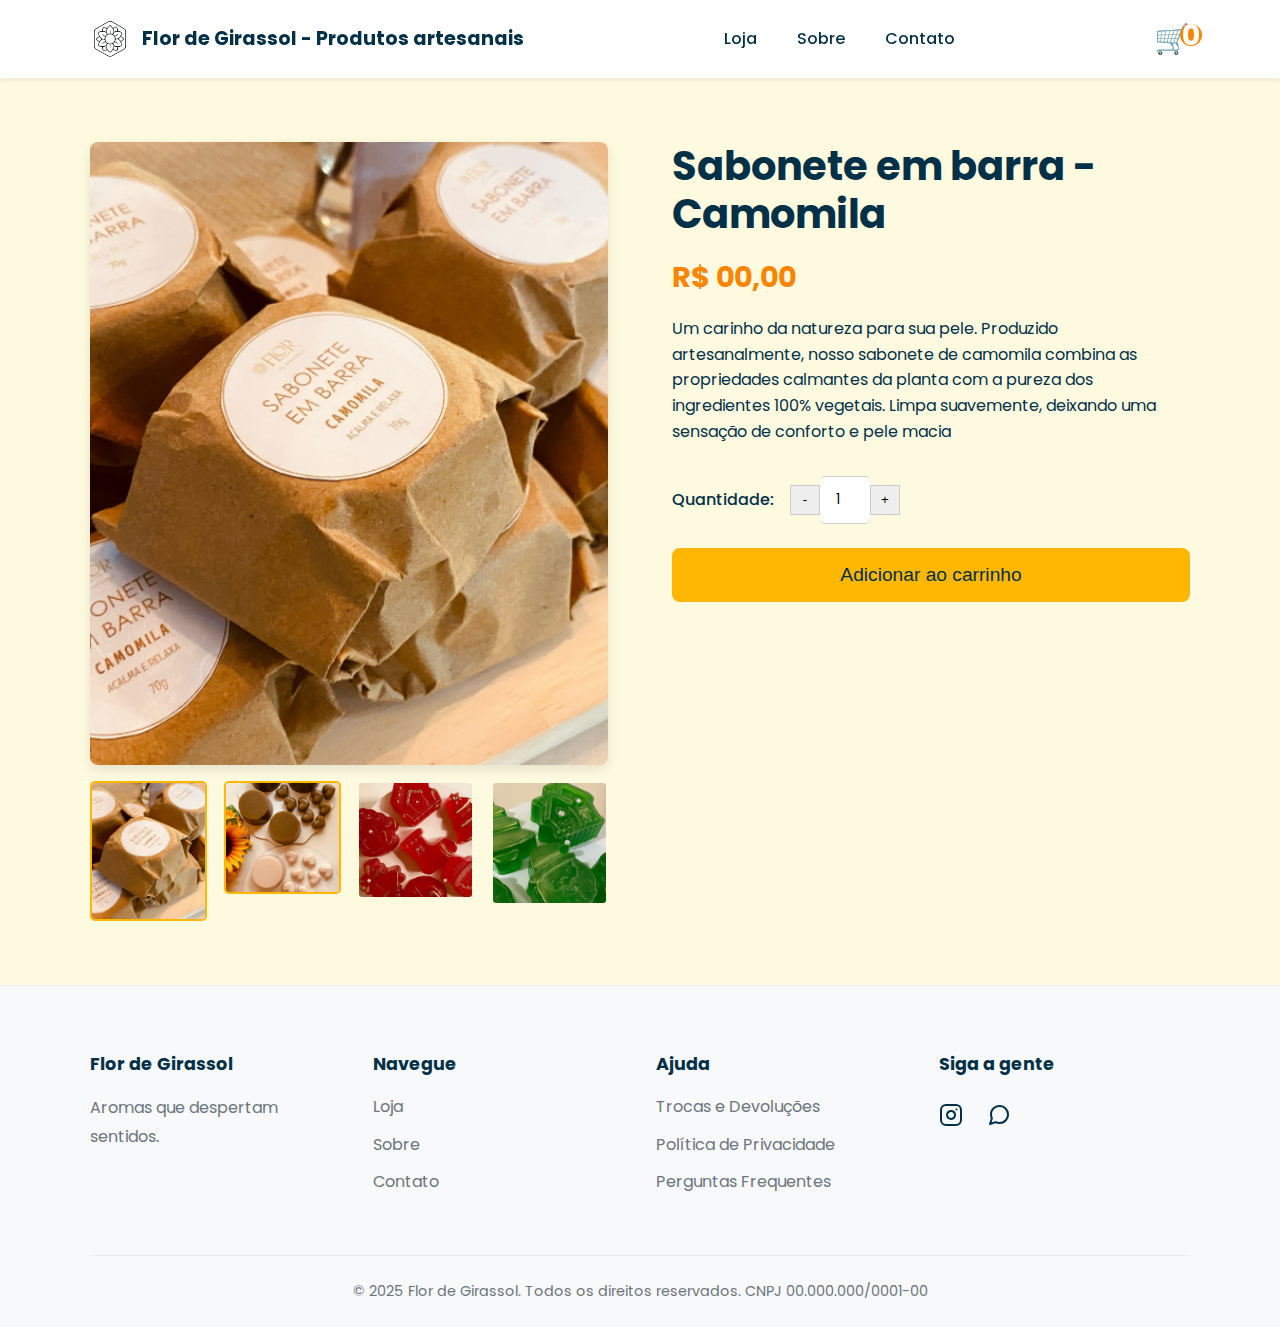
<file: pages/produto-detalhe-sabonente-em-barra.html>
<!DOCTYPE html>
<html lang="pt-BR">
  <head>
    <meta charset="UTF-8" />
    <meta name="viewport" content="width=device-width, initial-scale=1.0" />
    <title>Flor de Girassol</title>

    <link rel="stylesheet" href="../src/assets/css/imports.css" />

    <link rel="icon" type="image/png" href="/favicon-96x96.png" sizes="96x96" />
    <link rel="icon" type="image/svg+xml" href="/favicon.svg" />
    <link rel="shortcut icon" href="/favicon.ico" />
    <link rel="apple-touch-icon" sizes="180x180" href="/apple-touch-icon.png" />
    <link rel="manifest" href="/site.webmanifest" />

    <link rel="preconnect" href="https://fonts.googleapis.com" />
    <link rel="preconnect" href="https://fonts.gstatic.com" crossorigin />
    <link
      href="https://fonts.googleapis.com/css2?family=Poppins:wght@300;400;500;700&display=swap"
      rel="stylesheet"
    />
  </head>
  <body>
    <header class="main-header">
      <div class="container">
        <div class="logo">
          <a href="../index.html" class="logo">
            <img
              src="../src/assets/images/logo-flor-de-girassol.jpg"
              alt="Logo da Flor de Girassol"
            />
            <span>Flor de Girassol - Produtos artesanais</span>
          </a>
        </div>
        <nav class="main-nav">
          <button class="menu-toggle" aria-label="Abrir menu">
            <span class="bar"></span>
            <span class="bar"></span>
            <span class="bar"></span>
          </button>
          <ul class="nav-links">
            <li><a href="../pages/loja.html">Loja</a></li>
            <li><a href="../pages/sobre.html">Sobre</a></li>
            <li><a href="../pages/contato.html">Contato</a></li>
          </ul>
        </nav>
        <div class="header-icons">
          <a href="#" id="open-cart-btn" aria-label="Ver carrinho de compras">
            <span>🛒</span>
            <span class="cart-item-count" id="cart-item-count">0</span>
          </a>
        </div>
      </div>
    </header>

    <main>
      <section class="product-details-main">
        <div class="container">
          <div class="product-details-grid">
            <div class="product-gallery">
              <div class="main-image">
                <img
                  src="../src/assets/images/sabonete-em-barra1-grande.png"
                  alt="Vista principal da Saia Estampada Sol"
                />
              </div>
              <div class="thumbnail-images">
                <img
                  src="../src/assets/images/sabonete-em-barra1-thumb.png"
                  alt="Detalhe do tecido da saia"
                  class="thumbnail active"
                />
                <img
                  src="../src/assets/images/sabonete-em-barra1-thumb1.png"
                  alt="Detalhe do tecido da saia"
                  class="thumbnail active"
                />
                <img
                  src="../src/assets/images/sabonete-em-barra1-thumb2.png"
                  alt="Saia em um manequim"
                  class="thumbnail"
                />
                <img
                  src="../src/assets/images/sabonete-em-barra1-thumb3.png"
                  alt="Costura da saia"
                  class="thumbnail"
                />
              </div>
            </div>

            <div class="product-info">
              <h1 id="product-title" class="product-title">
                Sabonete em barra -Camomila
              </h1>
              <p class="product-price-detail">R$ 00,00</p>
              <p class="product-description">
                Um carinho da natureza para sua pele. Produzido artesanalmente,
                nosso sabonete de camomila combina as propriedades calmantes da
                planta com a pureza dos ingredientes 100% vegetais. Limpa
                suavemente, deixando uma sensação de conforto e pele macia
              </p>

              <form class="cart-form">
                <div class="form-group quantity-selector">
                  <label for="quantity">Quantidade:</label>
                  <button
                    type="button"
                    class="quantity-btn minus"
                    id="minus-btn"
                  >
                    -
                  </button>
                  <input
                    type="number"
                    id="quantity"
                    name="quantity"
                    value="1"
                    min="1"
                  />
                  <button type="button" class="quantity-btn plus" id="plus-btn">
                    +
                  </button>
                </div>

                <button
                  type="submit"
                  class="btn btn-primary btn-add-to-cart"
                  id="add-to-cart-btn"
                >
                  Adicionar ao carrinho
                </button>
              </form>
            </div>
          </div>
        </div>
      </section>
    </main>

    <footer class="main-footer">
      <div class="container">
        <div class="footer-grid">
          <div class="footer-column">
            <h4 class="footer-heading">Flor de Girassol</h4>
            <p>Aromas que despertam sentidos.</p>
          </div>
          <div class="footer-column">
            <h4 class="footer-heading">Navegue</h4>
            <ul class="footer-links">
              <li><a href="../pages/loja.html">Loja</a></li>
              <li><a href="../pages/sobre.html">Sobre</a></li>
              <li><a href="../pages/contato.html">Contato</a></li>
            </ul>
          </div>
          <div class="footer-column">
            <h4 class="footer-heading">Ajuda</h4>
            <ul class="footer-links">
              <li>
                <a href="../pages/trocas-e-devolucoes.html"
                  >Trocas e Devoluções</a
                >
              </li>
              <li>
                <a href="../pages/politica-de-privacidade.html"
                  >Política de Privacidade</a
                >
              </li>
              <li><a href="/pages/faq.html">Perguntas Frequentes</a></li>
            </ul>
          </div>
          <div class="footer-column">
            <h4 class="footer-heading">Siga a gente</h4>
            <div class="social-icons">
              <a
                href="https://www.instagram.com/flordegirassol.am/"
                target="_blank"
                rel="noopener noreferrer"
                aria-label="Instagram"
              >
                <svg
                  xmlns="http://www.w3.org/2000/svg"
                  width="24"
                  height="24"
                  viewBox="0 0 24 24"
                  fill="none"
                  stroke="currentColor"
                  stroke-width="2"
                  stroke-linecap="round"
                  stroke-linejoin="round"
                >
                  <rect x="2" y="2" width="20" height="20" rx="5" ry="5"></rect>
                  <path
                    d="M16 11.37A4 4 0 1 1 12.63 8 4 4 0 0 1 16 11.37z"
                  ></path>
                  <line x1="17.5" y1="6.5" x2="17.51" y2="6.5"></line>
                </svg>
              </a>
              <a
                href="https://api.whatsapp.com/send/?phone=5592982529894"
                target="_blank"
                rel="noopener noreferrer"
                aria-label="WhatsApp"
              >
                <svg
                  xmlns="http://www.w3.org/2000/svg"
                  width="24"
                  height="24"
                  viewBox="0 0 24 24"
                  fill="none"
                  stroke="currentColor"
                  stroke-width="2"
                  stroke-linecap="round"
                  stroke-linejoin="round"
                >
                  <path
                    d="M21 11.5a8.38 8.38 0 0 1-.9 3.8 8.5 8.5 0 0 1-7.6 4.7 8.38 8.38 0 0 1-3.8-.9L3 21l1.9-5.7a8.38 8.38 0 0 1-.9-3.8 8.5 8.5 0 0 1 4.7-7.6 8.38 8.38 0 0 1 3.8-.9h.5a8.48 8.48 0 0 1 8 8v.5z"
                  ></path>
                </svg>
              </a>
            </div>
          </div>
        </div>
        <div class="footer-bottom">
          <p>
            &copy; 2025 Flor de Girassol. Todos os direitos reservados. CNPJ
            00.000.000/0001-00
          </p>
        </div>
      </div>
    </footer>

    <div class="cart-drawer" id="cart-drawer">
      <div class="cart-drawer-header">
        <h3>Meu Carrinho</h3>
        <button class="close-cart-btn" id="close-cart-btn">&times;</button>
      </div>
      <div class="cart-drawer-body" id="cart-drawer-body">
        <p class="cart-empty-message">Seu carrinho está vazio.</p>
      </div>
      <div class="cart-drawer-footer">
        <div class="cart-subtotal">
          <p>Subtotal:</p>
          <p id="cart-subtotal">R$ 0,00</p>
        </div>
        <a
          href="https://api.whatsapp.com/send/?phone=5592994626259"
          class="btn btn-primary btn-checkout"
          id="whatsapp-checkout-btn"
          >Finalizar Pedido via WhatsApp</a
        >
      </div>
    </div>
    <div class="cart-overlay" id="cart-overlay"></div>

    <script src="../src/assets/js/main.js"></script>
  </body>
</html>
</file>
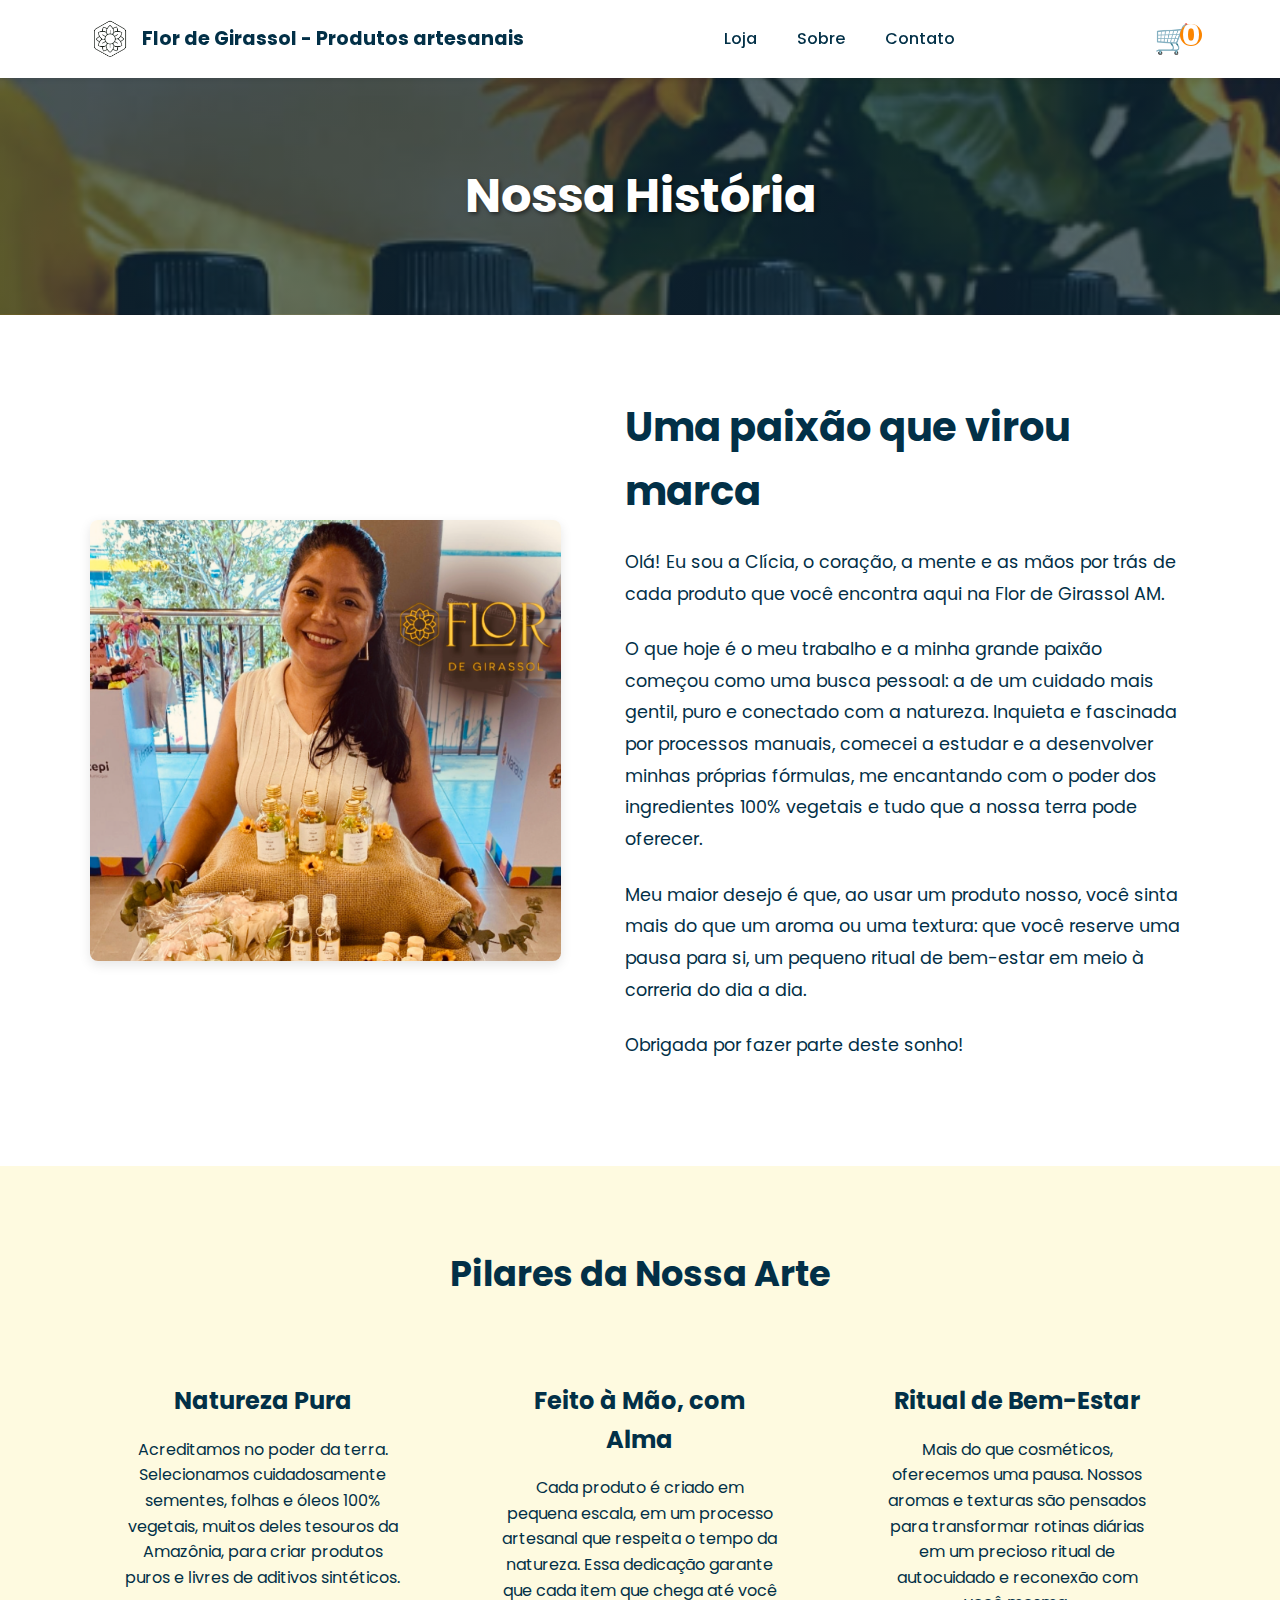
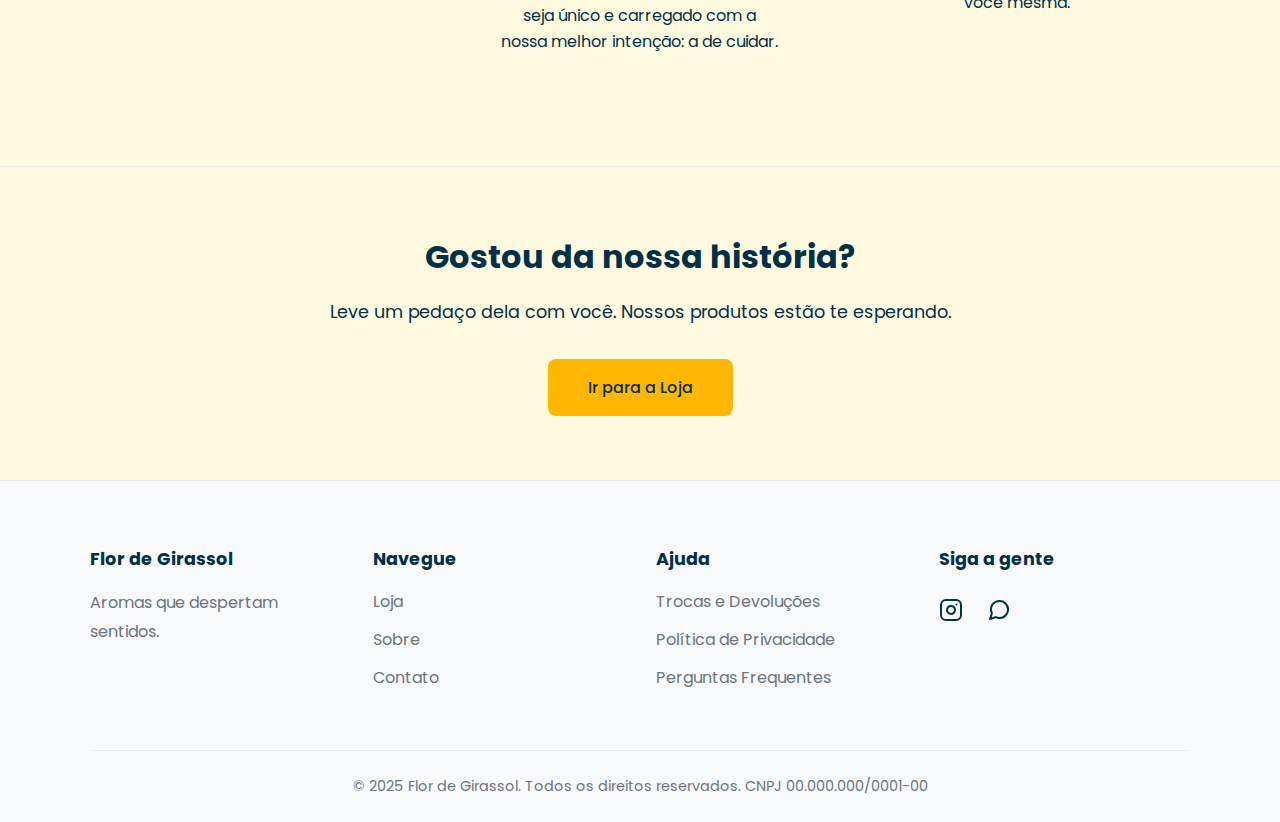
<file: pages/sobre.html>
<!DOCTYPE html>
<html lang="pt-BR">
  <head>
    <meta charset="UTF-8" />
    <meta name="viewport" content="width=device-width, initial-scale=1.0" />
    <title>Flor de Girassol</title>

    <link rel="stylesheet" href="../src/assets/css/imports.css" />

    <link rel="icon" type="image/png" href="/favicon-96x96.png" sizes="96x96" />
    <link rel="icon" type="image/svg+xml" href="/favicon.svg" />
    <link rel="shortcut icon" href="/favicon.ico" />
    <link rel="apple-touch-icon" sizes="180x180" href="/apple-touch-icon.png" />
    <link rel="manifest" href="/site.webmanifest" />

    <link rel="preconnect" href="https://fonts.googleapis.com" />
    <link rel="preconnect" href="https://fonts.gstatic.com" crossorigin />
    <link
      href="https://fonts.googleapis.com/css2?family=Poppins:wght@300;400;500;700&display=swap"
      rel="stylesheet"
    />
  </head>
  <body>
    <header class="main-header">
      <div class="container">
        <div class="logo">
          <a href="../index.html" class="logo">
            <img
              src="../src/assets/images/logo-flor-de-girassol.jpg"
              alt="Logo da Flor de Girassol"
            />
            <span>Flor de Girassol - Produtos artesanais</span>
          </a>
        </div>
        <nav class="main-nav">
          <button class="menu-toggle" aria-label="Abrir menu">
            <span class="bar"></span>
            <span class="bar"></span>
            <span class="bar"></span>
          </button>
          <ul class="nav-links">
            <li><a href="../pages/loja.html">Loja</a></li>
            <li><a href="../pages/sobre.html">Sobre</a></li>
            <li><a href="../pages/contato.html">Contato</a></li>
          </ul>
        </nav>
        <div class="header-icons">
          <a href="#" id="open-cart-btn" aria-label="Ver carrinho de compras">
            <span>🛒</span>
            <span class="cart-item-count" id="cart-item-count">0</span>
          </a>
        </div>
      </div>
    </header>

    <main>
      <section
        class="page-title-banner"
        style="
          background-image: linear-gradient(
              rgba(2, 48, 71, 0.6),
              rgba(2, 48, 71, 0.6)
            ),
            url('../src/assets/images/essencia-caszulo.PNG');
        "
      >
        <div class="container">
          <h1>Nossa História</h1>
        </div>
      </section>

      <section class="about-main">
        <div class="container">
          <div class="about-story-content">
            <div class="about-story-image">
              <img
                src="/src/assets/images/clicia.PNG"
                alt="Clícia Brito - a fundadora da flor de girassol."
              />
            </div>
            <div class="about-story-text">
              <h2>Uma paixão que virou marca</h2>
              <p>
                Olá! Eu sou a Clícia, o coração, a mente e as mãos por trás de
                cada produto que você encontra aqui na Flor de Girassol AM.
              </p>

              <p>
                O que hoje é o meu trabalho e a minha grande paixão começou como
                uma busca pessoal: a de um cuidado mais gentil, puro e conectado
                com a natureza. Inquieta e fascinada por processos manuais,
                comecei a estudar e a desenvolver minhas próprias fórmulas, me
                encantando com o poder dos ingredientes 100% vegetais e tudo que
                a nossa terra pode oferecer.
              </p>

              <p>
                Meu maior desejo é que, ao usar um produto nosso, você sinta
                mais do que um aroma ou uma textura: que você reserve uma pausa
                para si, um pequeno ritual de bem-estar em meio à correria do
                dia a dia.
              </p>

              <p>Obrigada por fazer parte deste sonho!</p>
            </div>
          </div>
        </div>
      </section>

      <section class="our-values">
        <div class="container">
          <h2 class="section-title">Pilares da Nossa Arte</h2>
          <div class="values-grid">
            <div class="value-card">

              <h3>Natureza Pura</h3>
              <p>
                Acreditamos no poder da terra. Selecionamos cuidadosamente
                sementes, folhas e óleos 100% vegetais, muitos deles tesouros da
                Amazônia, para criar produtos puros e livres de aditivos
                sintéticos.
              </p>
            </div>

            <div class="value-card">
              <h3>Feito à Mão, com Alma</h3>
              <p>
                Cada produto é criado em pequena escala, em um processo
                artesanal que respeita o tempo da natureza. Essa dedicação
                garante que cada item que chega até você seja único e carregado
                com a nossa melhor intenção: a de cuidar.
              </p>
            </div>

            <div class="value-card">
              <h3>Ritual de Bem-Estar</h3>
              <p>
                Mais do que cosméticos, oferecemos uma pausa. Nossos aromas e
                texturas são pensados para transformar rotinas diárias em um
                precioso ritual de autocuidado e reconexão com você mesma.
              </p>
            </div>
          </div>
        </div>
      </section>

      <section class="cta-section">
        <div class="container">
          <h2>Gostou da nossa história?</h2>
          <p>
            Leve um pedaço dela com você. Nossos produtos estão te esperando.
          </p>
          <a href="loja.html" class="btn btn-primary">Ir para a Loja</a>
        </div>
      </section>
    </main>

    <footer class="main-footer">
      <div class="container">
        <div class="footer-grid">
          <div class="footer-column">
            <h4 class="footer-heading">Flor de Girassol</h4>
            <p>Aromas que despertam sentidos.</p>
          </div>
          <div class="footer-column">
            <h4 class="footer-heading">Navegue</h4>
            <ul class="footer-links">
              <li><a href="../pages/loja.html">Loja</a></li>
              <li><a href="#">Sobre</a></li>
              <li><a href="../pages/contato.html">Contato</a></li>
            </ul>
          </div>
          <div class="footer-column">
            <h4 class="footer-heading">Ajuda</h4>
            <ul class="footer-links">
              <li>
                <a href="../pages/trocas-e-devolucoes.html"
                  >Trocas e Devoluções</a
                >
              </li>
              <li>
                <a href="../pages/politica-de-privacidade.html"
                  >Política de Privacidade</a
                >
              </li>
              <li><a href="/pages/faq.html">Perguntas Frequentes</a></li>
            </ul>
          </div>
          <div class="footer-column">
            <h4 class="footer-heading">Siga a gente</h4>
            <div class="social-icons">
              <a
                href="https://www.instagram.com/flordegirassol.am/"
                target="_blank"
                rel="noopener noreferrer"
                aria-label="Instagram"
              >
                <svg
                  xmlns="http://www.w3.org/2000/svg"
                  width="24"
                  height="24"
                  viewBox="0 0 24 24"
                  fill="none"
                  stroke="currentColor"
                  stroke-width="2"
                  stroke-linecap="round"
                  stroke-linejoin="round"
                >
                  <rect x="2" y="2" width="20" height="20" rx="5" ry="5"></rect>
                  <path
                    d="M16 11.37A4 4 0 1 1 12.63 8 4 4 0 0 1 16 11.37z"
                  ></path>
                  <line x1="17.5" y1="6.5" x2="17.51" y2="6.5"></line>
                </svg>
              </a>
              <a
                href="https://api.whatsapp.com/send/?phone=5592982529894"
                target="_blank"
                rel="noopener noreferrer"
                aria-label="WhatsApp"
              >
                <svg
                  xmlns="http://www.w3.org/2000/svg"
                  width="24"
                  height="24"
                  viewBox="0 0 24 24"
                  fill="none"
                  stroke="currentColor"
                  stroke-width="2"
                  stroke-linecap="round"
                  stroke-linejoin="round"
                >
                  <path
                    d="M21 11.5a8.38 8.38 0 0 1-.9 3.8 8.5 8.5 0 0 1-7.6 4.7 8.38 8.38 0 0 1-3.8-.9L3 21l1.9-5.7a8.38 8.38 0 0 1-.9-3.8 8.5 8.5 0 0 1 4.7-7.6 8.38 8.38 0 0 1 3.8-.9h.5a8.48 8.48 0 0 1 8 8v.5z"
                  ></path>
                </svg>
              </a>
            </div>
          </div>
        </div>
        <div class="footer-bottom">
          <p>
            &copy; 2025 Flor de Girassol. Todos os direitos reservados. CNPJ
            00.000.000/0001-00
          </p>
        </div>
      </div>
    </footer>

    <div class="cart-drawer" id="cart-drawer">
      <div class="cart-drawer-header">
        <h3>Meu Carrinho</h3>
        <button class="close-cart-btn" id="close-cart-btn">&times;</button>
      </div>
      <div class="cart-drawer-body" id="cart-drawer-body">
        <p class="cart-empty-message">Seu carrinho está vazio.</p>
      </div>
      <div class="cart-drawer-footer">
        <div class="cart-subtotal">
          <p>Subtotal:</p>
          <p id="cart-subtotal">R$ 0,00</p>
        </div>
        <a
          href="https://api.whatsapp.com/send/?phone=5592994626259"
          class="btn btn-primary btn-checkout"
          id="whatsapp-checkout-btn"
          >Finalizar Pedido via WhatsApp</a
        >
      </div>
    </div>
    <div class="cart-overlay" id="cart-overlay"></div>

    <script src="../src/assets/js/main.js"></script>
  </body>
</html>
</file>
<file: src/assets/css/imports.css>
@import url("style.css");
@import url("cabecalho.css");
@import url("banner.css");
@import url("depoimento.css");
@import url("destaque.css");
@import url("rodape.css");
@import url("sobre.css");
@import url("loja.css");
@import url("contato.css");
@import url("produto-detalhe.css");
@import url("carrinho.css");
@import url("obrigado.css");

@media (max-width: 768px) {

    /* AJUSTES GERAIS */
    .section-title {
        font-size: 1.8rem;
    }

    /* CABEÇALHO MOBILE */
    .nav-links {
        display: none;
    }
    .menu-toggle {
        display: flex;
    }
    .nav-links.active {
        display: flex;
        flex-direction: column;
        align-items: center;
        position: absolute;
        top: 100%;
        left: 0;
        width: 100%;
        z-index: 1001;
        background-color: var(--color-dark);
        padding: 1rem 0;
        box-shadow: 0 4px 6px rgba(0,0,0,0.1);
    }
    .nav-links.active a {
        color: var(--color-light);
        padding: 1rem 0;
        width: 100%;
        text-align: center;
    }
    .nav-links.active a:hover {
        background-color: var(--color-primary);
        color: var(--color-dark);
    }
    .menu-toggle.active .bar:nth-child(1) {
        transform: rotate(45deg) translate(6px, 6px);
    }
    .menu-toggle.active .bar:nth-child(2) {
        opacity: 0;
    }
    .menu-toggle.active .bar:nth-child(3) {
        transform: rotate(-45deg) translate(7px, -6px);
    }

    .hero { padding: 5rem 0; }
    .hero-title { font-size: 2.2rem; }
    .products-grid, .testimonials-grid, .footer-grid, .about-content {
        grid-template-columns: 1fr;
    }

    /*Responsividade página loja*/
    
    .store-main {
        padding: 2rem 0;
    }

    .store-filters {
        flex-direction: column;
        align-items: flex-start;
        gap: 1rem;
    }

    /* No mobile, a grade de produtos com 2 colunas*/
    .store-grid {
        grid-template-columns: repeat(2, 1fr);
        gap: 1rem;
    }

    /* Responsividade - página sobre*/

    /*Banner com Título*/
    .page-title-banner h1 {
        font-size: 2.5rem;
    }

    /*Seção História*/
    .about-main {
        padding: 3rem 0;
    }

    .about-story-content {
        grid-template-columns: 1fr;
        gap: 2rem;
    }

    .about-story-text h2 {
        font-size: 2rem;
        text-align: center;
    }

    .about-story-text p {
        text-align: justify;
    }

    /*Seção Valores*/
    .our-values {
        padding: 3rem 0 1rem;
    }
    
    .values-grid {
        grid-template-columns: 1fr;
        gap: 1rem;
    }

    .value-card {
        padding: 1.5rem 0;
    }

    /* Responsividade - página detalhes do produto */
    .product-details-grid {
        grid-template-columns: 1fr; /* Transforma em 1 coluna */
        gap: 2rem;
    }

    .product-title {
        font-size: 2rem;
    }

    /* Responsividade - página de contato*/
    .contact-grid {
        grid-template-columns: 1fr; /* Transforma em 1 coluna */
        gap: 3rem;
    }
}
</file>
